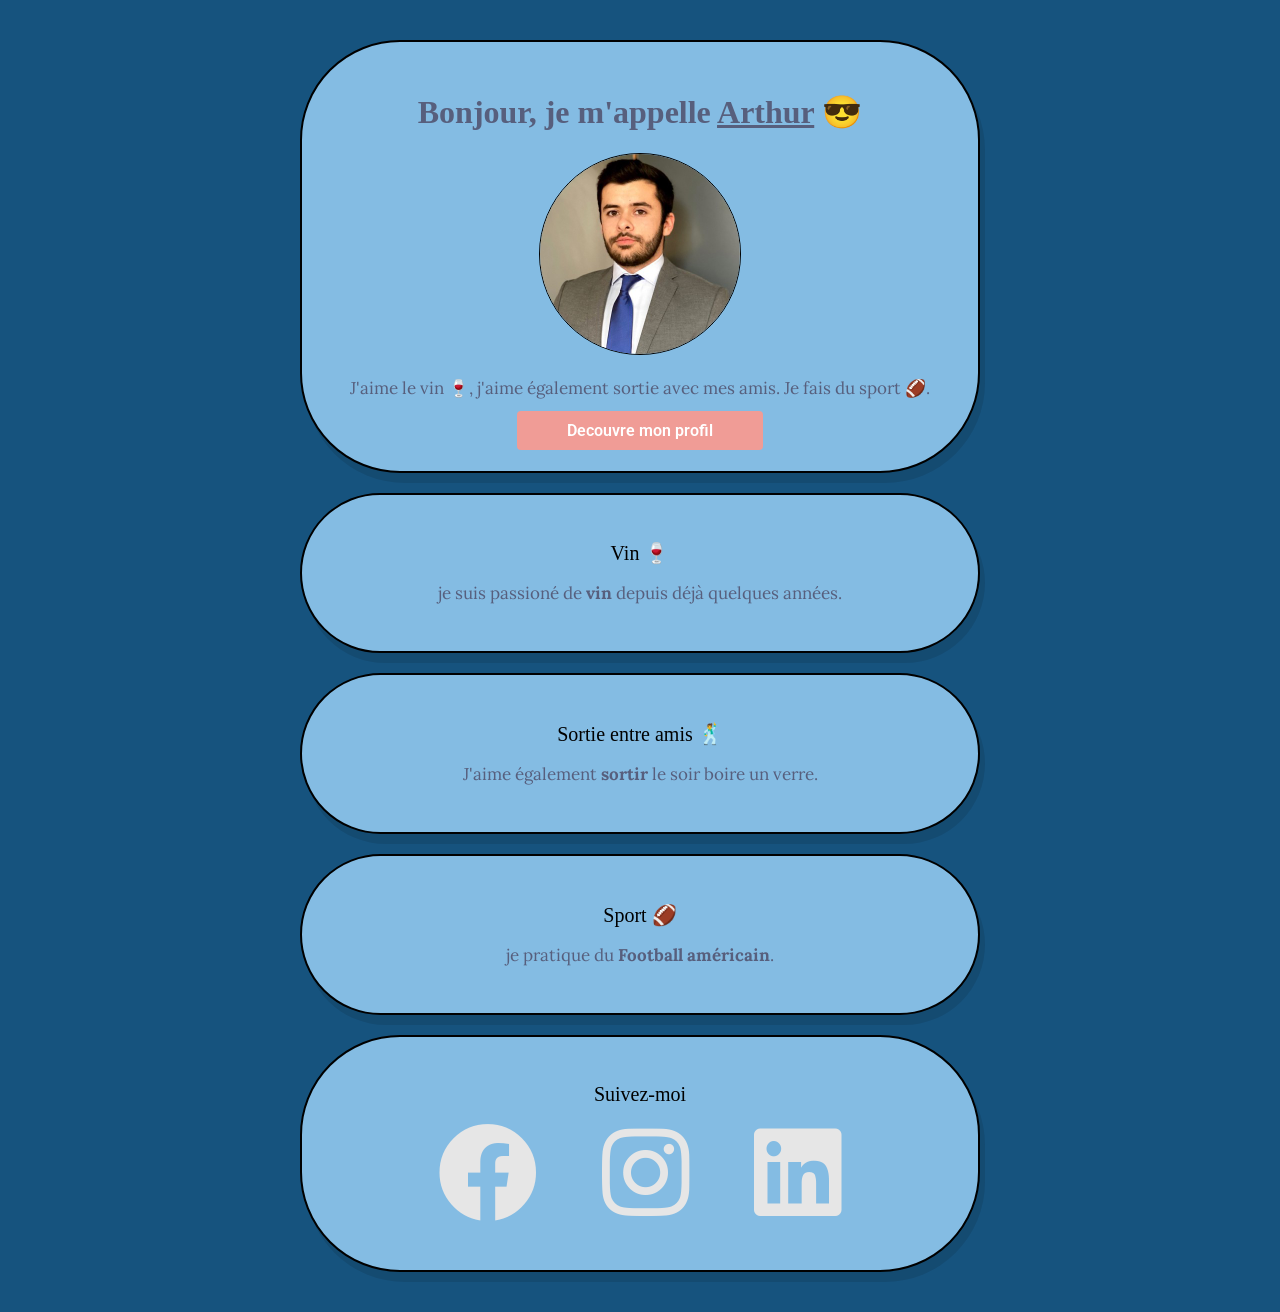
<file: index.html>
<!DOCTYPE html>
<html>



  <head>
    <title>My profile</title>
    <meta charset="utf-8">
    <link href="https://fonts.googleapis.com/css?family=Lora:400,700|Roboto:300,400,500,700,900" rel="stylesheet">
    <link rel="stylesheet" href="style.css">
    <link rel="stylesheet" href="https://use.fontawesome.com/releases/v5.2.0/css/all.css" integrity="sha384-hWVjflwFxL6sNzntih27bfxkr27PmbbK/iSvJ+a4+0owXq79v+lsFkW54bOGbiDQ" crossorigin="anonymous">
  </head>




  <body>

    <div class="container">

      <div class="card" id="introduction">

        <h1>Bonjour, je m'appelle <u>Arthur</u> 😎 </h1>

        <img src="images/profile-picture.png" class="img-circle" width="200px" alt="Arthur Casagrande">
        <p>
          J'aime le vin 🍷, j'aime également sortie avec mes amis. Je fais du sport 🏈.
        </p>

        <a href="https://www.linkedin.com/in/arthur-c-a12023187/" class="btn-blue">Decouvre mon profil</a>

      </div>

      <div class="card">

        <h2>Vin 🍷</h2>

        <p>
          je suis passioné de <strong>vin</strong> depuis déjà quelques années.
        </p>

      </div>

      <div class="card">

        <h2>Sortie entre amis 🕺</h2>

        <p>
          J'aime également <strong>sortir</strong> le soir boire un verre.
        </p>

      </div>
      <div class="card">

        <h2>Sport  🏈</h2>

        <p>
          je pratique du <strong>Football américain</strong>.
        </p>

      </div>

      <div class="card">

        <h2>Suivez-moi</h2>

        <ul class="list-inline">
          <li>
            <a href="https://www.facebook.com/profile.php?id=100003074848808" target="_blank">
              <i class="fab fa-facebook"></i>
            </a>
          </li>
          <li>
            <a href="https://www.instagram.com/arthurkza/?hl=fr" target="_blank">
              <i class="fab fa-instagram"></i>
            </a>
          </li>
          <li>
            <a href="https://www.linkedin.com/in/arthur-c-a12023187/" target="_blank">
              <i class="fab fa-linkedin"></i>            </a>
          </li>
        </ul>
      </div>
    </div>

  </body>
</html>
</file>
<file: style.css>
body {
  background: #16537e;
  color: #575F7D;
  font-family: 'Lora', serif;
  font-size: 17px;
  font-weight: lighter;
}


h1, h2, h3 {
  font-family: 'didot', serif;
}


h1 {
  color: #575F7D;
  font-size: 32px;
  font-weight: 900;
}


h2 {
  color: black;
  font-size: 20px;
  font-weight: lighter;
  font-weight: 500;
}


a {
  font-family: 'Roboto', sans-serif;
  text-decoration: none;
  color: #6B72E1;
  font-weight: 600;
  font-size: 16px;
}
a:hover {
  color: green;
}




/* Custom design with class (99% of your design) */
.container {
  width: 700px;
  margin: 40px auto;
}

@media (max-width: 960px) {
  /* For a screen < 960px, this CSS will be read */
  .container {
    width: 700px;
  }
}
@media (max-width: 720px) {
  /* For a screen < 720px, this CSS will be read */
  .container {
    width: 500px;
  }
}
@media (max-width: 540px) {
  /* For a screen < 540px, this CSS will be read */
  .container {
    width: 300px;
  }
}


.card {
  background-color: #84bce3;
  padding: 30px;
  box-shadow: 5px 10px 0px rgba(0,0,0,0.1);
  border-radius: 100px;
  margin: 20px 10px;
  text-align: center;
  border: 2px solid black;
}
.img-circle {
  border-radius: 50%;
  border: 1px solid black;
}

.btn-blue {
  background-color: #f09c96;
  color: white;
  padding: 10px 50px;
  border-radius: 4px;
}
.btn-blue:hover {
  background-color: #6fa8dc;
  color: white;
}
.list-inline {
  list-style: none;
  padding-left: 0px;
}

.list-inline li {
  display: inline;
  padding: 30px;
}
.list-inline i {
  font-size: 100px;
  color: rgb(230, 230, 230);
}
.list-inline i:hover {
  color: black;
}


#introduction p {
  margin-bottom: 20px;
}
</file>
